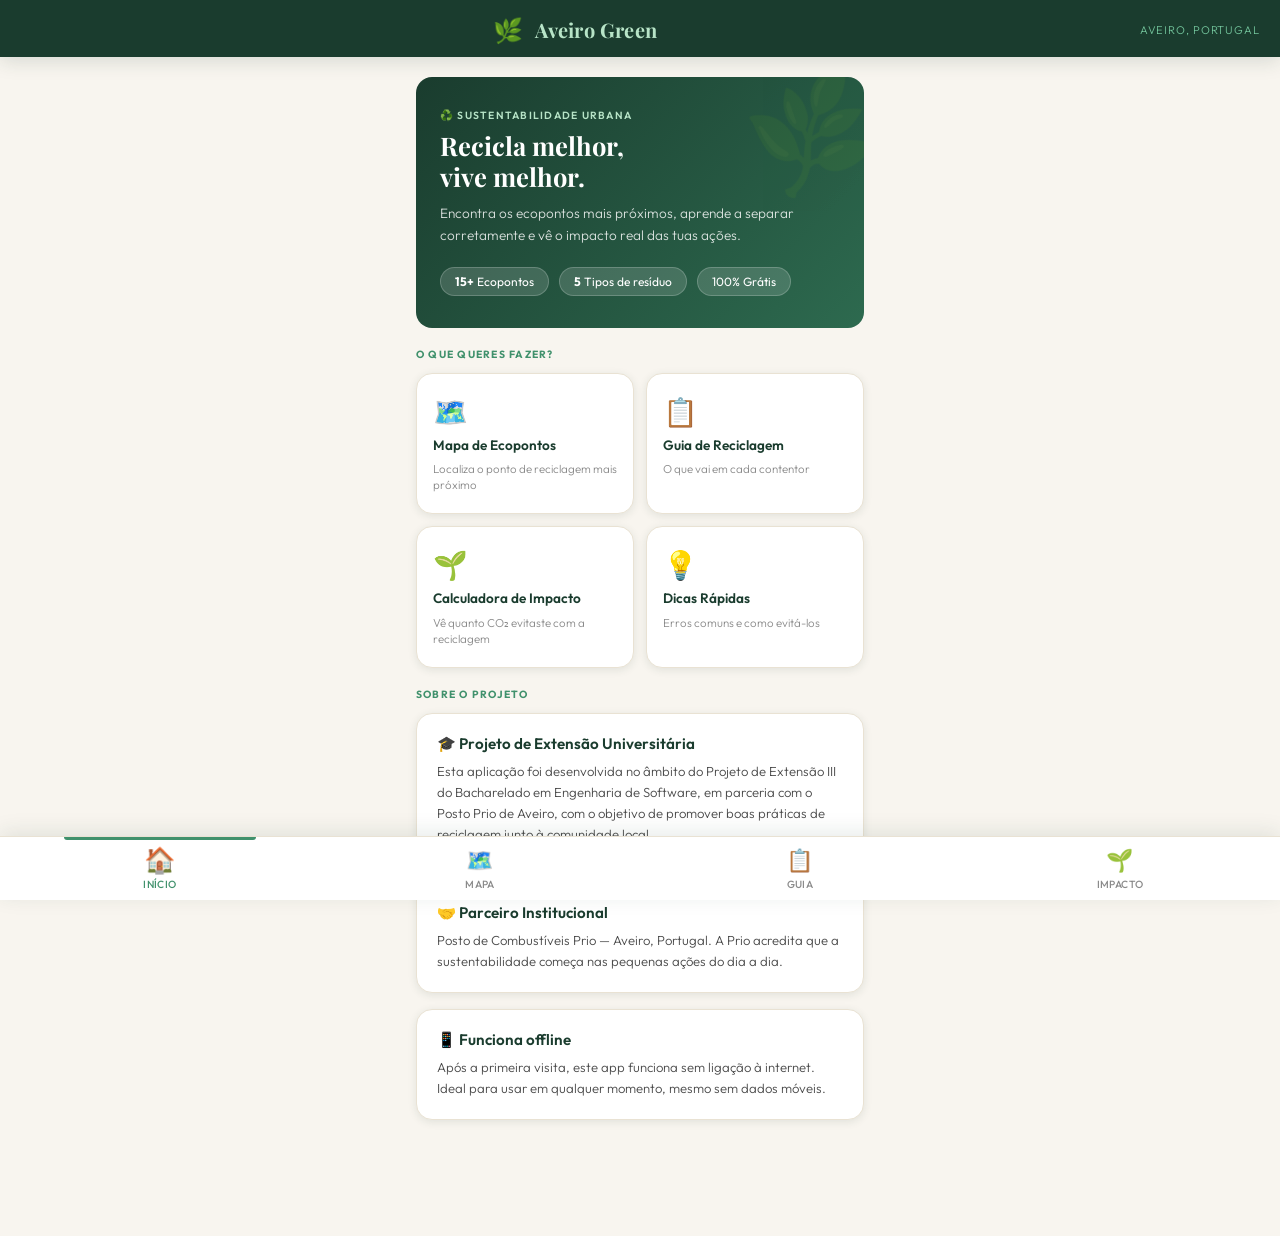
<file: index.html>
<!DOCTYPE html>
<html lang="pt">
<head>
  <meta charset="UTF-8" />
  <meta name="viewport" content="width=device-width, initial-scale=1.0" />
  <meta name="theme-color" content="#1a3c2e" />
  <meta name="description" content="Aveiro Green App — Guia de reciclagem e ecopontos de Aveiro" />
  <title>Aveiro Green App</title>
  <link rel="manifest" href="manifest.json" />
  <link rel="stylesheet" href="style.css" />
</head>
<body>

  <header class="top-header">
    <span class="logo-icon">🌿</span>
    <h1>Aveiro Green</h1>
    <span>Aveiro, Portugal</span>
  </header>

  <main class="container page">

    <div class="hero-card">
      <div class="eyebrow">♻️ Sustentabilidade Urbana</div>
      <h2>Recicla melhor,<br>vive melhor.</h2>
      <p>Encontra os ecopontos mais próximos, aprende a separar corretamente e vê o impacto real das tuas ações.</p>
      <div class="stats-row">
        <div class="stat-chip"><strong>15+</strong> Ecopontos</div>
        <div class="stat-chip"><strong>5</strong> Tipos de resíduo</div>
        <div class="stat-chip">100% Grátis</div>
      </div>
    </div>

    <div class="section-label">O que queres fazer?</div>

    <div class="cards-grid">
      <a href="mapa.html" class="feature-card">
        <div class="card-icon">🗺️</div>
        <div class="card-title">Mapa de Ecopontos</div>
        <div class="card-desc">Localiza o ponto de reciclagem mais próximo</div>
      </a>
      <a href="guia.html" class="feature-card">
        <div class="card-icon">📋</div>
        <div class="card-title">Guia de Reciclagem</div>
        <div class="card-desc">O que vai em cada contentor</div>
      </a>
      <a href="calculadora.html" class="feature-card">
        <div class="card-icon">🌱</div>
        <div class="card-title">Calculadora de Impacto</div>
        <div class="card-desc">Vê quanto CO₂ evitaste com a reciclagem</div>
      </a>
      <a href="guia.html#dicas" class="feature-card">
        <div class="card-icon">💡</div>
        <div class="card-title">Dicas Rápidas</div>
        <div class="card-desc">Erros comuns e como evitá-los</div>
      </a>
    </div>

    <div class="section-label">Sobre o projeto</div>

    <div class="info-card">
      <h3>🎓 Projeto de Extensão Universitária</h3>
      <p>Esta aplicação foi desenvolvida no âmbito do Projeto de Extensão III do Bacharelado em Engenharia de Software, em parceria com o Posto Prio de Aveiro, com o objetivo de promover boas práticas de reciclagem junto à comunidade local.</p>
    </div>

    <div class="info-card">
      <h3>🤝 Parceiro Institucional</h3>
      <p>Posto de Combustíveis Prio — Aveiro, Portugal. A Prio acredita que a sustentabilidade começa nas pequenas ações do dia a dia.</p>
    </div>

    <div class="info-card">
      <h3>📱 Funciona offline</h3>
      <p>Após a primeira visita, este app funciona sem ligação à internet. Ideal para usar em qualquer momento, mesmo sem dados móveis.</p>
    </div>

  </main>

  <nav class="bottom-nav" aria-label="Navegação principal">
    <a href="index.html" class="nav-item active" aria-current="page" aria-label="Início">
      <span class="nav-icon" aria-hidden="true">🏠</span>
      Início
    </a>
    <a href="mapa.html" class="nav-item" aria-label="Mapa de Ecopontos">
      <span class="nav-icon" aria-hidden="true">🗺️</span>
      Mapa
    </a>
    <a href="guia.html" class="nav-item" aria-label="Guia de Reciclagem">
      <span class="nav-icon" aria-hidden="true">📋</span>
      Guia
    </a>
    <a href="calculadora.html" class="nav-item" aria-label="Calculadora de Impacto">
      <span class="nav-icon" aria-hidden="true">🌱</span>
      Impacto
    </a>
  </nav>

  <script src="app.js"></script>
  <script>
    if ('serviceWorker' in navigator) {
      navigator.serviceWorker.register('sw.js');
    }
  </script>

</body>
</html>
</file>
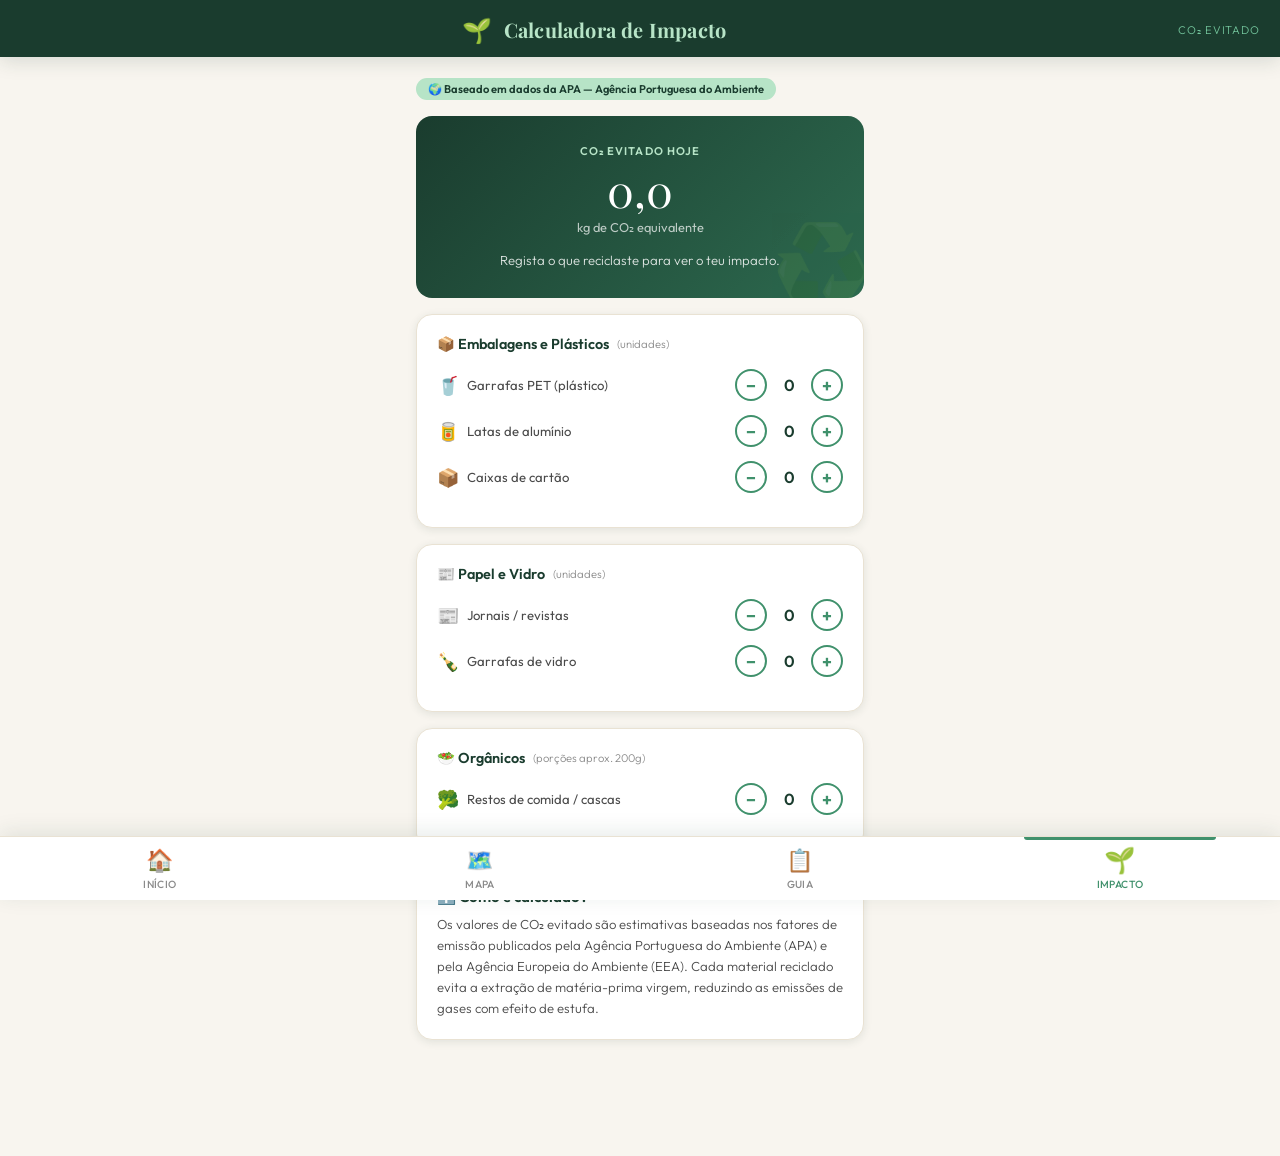
<file: calculadora.html>
<!DOCTYPE html>
<html lang="pt">
<head>
  <meta charset="UTF-8" />
  <meta name="viewport" content="width=device-width, initial-scale=1.0" />
  <meta name="theme-color" content="#1a3c2e" />
  <title>Calculadora de Impacto — Aveiro Green App</title>
  <link rel="manifest" href="manifest.json" />
  <link rel="stylesheet" href="style.css" />
</head>
<body>

  <header class="top-header">
    <span class="logo-icon">🌱</span>
    <h1>Calculadora de Impacto</h1>
    <span>CO₂ evitado</span>
  </header>

  <main class="container page">

    <div class="badge">🌍 Baseado em dados da APA — Agência Portuguesa do Ambiente</div>

    <div class="result-card">
      <div class="result-label">CO₂ evitado hoje</div>
      <div class="result-value" id="co2-value">0,0</div>
      <div class="result-unit">kg de CO₂ equivalente</div>
      <div class="result-msg" id="result-msg">Regista o que reciclaste para ver o teu impacto.</div>
    </div>

    <div class="calc-section">
      <h3>📦 Embalagens e Plásticos <span style="font-size:0.7rem;font-weight:300;color:var(--text-light)">(unidades)</span></h3>

      <div class="calc-item">
        <label id="label-pet"><span aria-hidden="true">🥤</span> Garrafas PET (plástico)</label>
        <div class="calc-controls" role="group" aria-labelledby="label-pet">
          <button class="calc-btn" onclick="change('pet', -1)" aria-label="Remover garrafa PET">−</button>
          <span class="calc-qty" id="qty-pet" aria-live="polite" aria-label="quantidade">0</span>
          <button class="calc-btn" onclick="change('pet', 1)" aria-label="Adicionar garrafa PET">+</button>
        </div>
      </div>

      <div class="calc-item">
        <label id="label-lata"><span aria-hidden="true">🥫</span> Latas de alumínio</label>
        <div class="calc-controls" role="group" aria-labelledby="label-lata">
          <button class="calc-btn" onclick="change('lata', -1)" aria-label="Remover lata de alumínio">−</button>
          <span class="calc-qty" id="qty-lata" aria-live="polite" aria-label="quantidade">0</span>
          <button class="calc-btn" onclick="change('lata', 1)" aria-label="Adicionar lata de alumínio">+</button>
        </div>
      </div>

      <div class="calc-item">
        <label id="label-cartao"><span aria-hidden="true">📦</span> Caixas de cartão</label>
        <div class="calc-controls" role="group" aria-labelledby="label-cartao">
          <button class="calc-btn" onclick="change('cartao', -1)" aria-label="Remover caixa de cartão">−</button>
          <span class="calc-qty" id="qty-cartao" aria-live="polite" aria-label="quantidade">0</span>
          <button class="calc-btn" onclick="change('cartao', 1)" aria-label="Adicionar caixa de cartão">+</button>
        </div>
      </div>
    </div>

    <div class="calc-section">
      <h3>📰 Papel e Vidro <span style="font-size:0.7rem;font-weight:300;color:var(--text-light)">(unidades)</span></h3>

      <div class="calc-item">
        <label id="label-papel"><span aria-hidden="true">📰</span> Jornais / revistas</label>
        <div class="calc-controls" role="group" aria-labelledby="label-papel">
          <button class="calc-btn" onclick="change('papel', -1)" aria-label="Remover jornal ou revista">−</button>
          <span class="calc-qty" id="qty-papel" aria-live="polite" aria-label="quantidade">0</span>
          <button class="calc-btn" onclick="change('papel', 1)" aria-label="Adicionar jornal ou revista">+</button>
        </div>
      </div>

      <div class="calc-item">
        <label id="label-vidro"><span aria-hidden="true">🍾</span> Garrafas de vidro</label>
        <div class="calc-controls" role="group" aria-labelledby="label-vidro">
          <button class="calc-btn" onclick="change('vidro', -1)" aria-label="Remover garrafa de vidro">−</button>
          <span class="calc-qty" id="qty-vidro" aria-live="polite" aria-label="quantidade">0</span>
          <button class="calc-btn" onclick="change('vidro', 1)" aria-label="Adicionar garrafa de vidro">+</button>
        </div>
      </div>
    </div>

    <div class="calc-section">
      <h3>🥗 Orgânicos <span style="font-size:0.7rem;font-weight:300;color:var(--text-light)">(porções aprox. 200g)</span></h3>

      <div class="calc-item">
        <label id="label-organico"><span aria-hidden="true">🥦</span> Restos de comida / cascas</label>
        <div class="calc-controls" role="group" aria-labelledby="label-organico">
          <button class="calc-btn" onclick="change('organico', -1)" aria-label="Remover porção orgânica">−</button>
          <span class="calc-qty" id="qty-organico" aria-live="polite" aria-label="quantidade">0</span>
          <button class="calc-btn" onclick="change('organico', 1)" aria-label="Adicionar porção orgânica">+</button>
        </div>
      </div>
    </div>

    <div class="info-card">
      <h3>ℹ️ Como é calculado?</h3>
      <p>Os valores de CO₂ evitado são estimativas baseadas nos fatores de emissão publicados pela Agência Portuguesa do Ambiente (APA) e pela Agência Europeia do Ambiente (EEA). Cada material reciclado evita a extração de matéria-prima virgem, reduzindo as emissões de gases com efeito de estufa.</p>
    </div>

  </main>

  <nav class="bottom-nav" aria-label="Navegação principal">
    <a href="index.html" class="nav-item" aria-label="Início">
      <span class="nav-icon" aria-hidden="true">🏠</span>
      Início
    </a>
    <a href="mapa.html" class="nav-item" aria-label="Mapa de Ecopontos">
      <span class="nav-icon" aria-hidden="true">🗺️</span>
      Mapa
    </a>
    <a href="guia.html" class="nav-item" aria-label="Guia de Reciclagem">
      <span class="nav-icon" aria-hidden="true">📋</span>
      Guia
    </a>
    <a href="calculadora.html" class="nav-item active" aria-current="page" aria-label="Calculadora de Impacto">
      <span class="nav-icon" aria-hidden="true">🌱</span>
      Impacto
    </a>
  </nav>

  <script src="app.js"></script>
  <script>
    if ('serviceWorker' in navigator) {
      navigator.serviceWorker.register('sw.js');
    }
    initCalculator();
  </script>

</body>
</html>
</file>
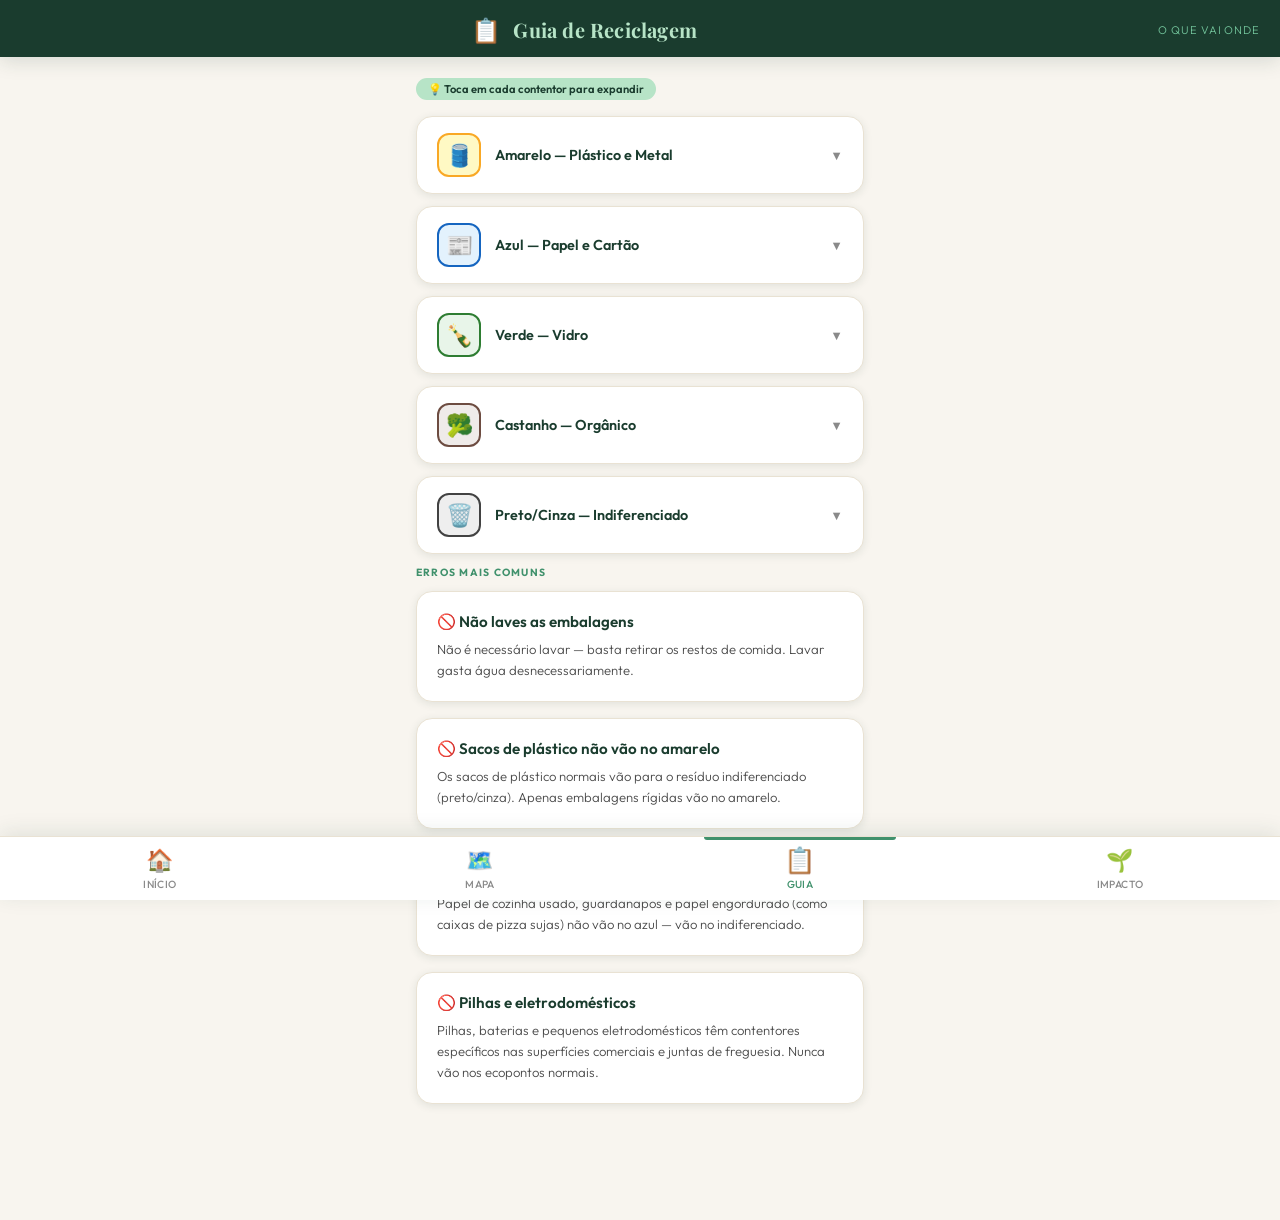
<file: guia.html>
<!DOCTYPE html>
<html lang="pt">
<head>
  <meta charset="UTF-8" />
  <meta name="viewport" content="width=device-width, initial-scale=1.0" />
  <meta name="theme-color" content="#1a3c2e" />
  <title>Guia de Reciclagem — Aveiro Green App</title>
  <link rel="manifest" href="manifest.json" />
  <link rel="stylesheet" href="style.css" />
</head>
<body>

  <header class="top-header">
    <span class="logo-icon">📋</span>
    <h1>Guia de Reciclagem</h1>
    <span>O que vai onde</span>
  </header>

  <main class="container page">

    <div class="badge">💡 Toca em cada contentor para expandir</div>

    <div id="waste-guide">
      <!-- gerado pelo app.js -->
    </div>

    <div id="dicas" class="section-label mt-8">Erros mais comuns</div>

    <div class="info-card">
      <h3>🚫 Não laves as embalagens</h3>
      <p>Não é necessário lavar — basta retirar os restos de comida. Lavar gasta água desnecessariamente.</p>
    </div>

    <div class="info-card">
      <h3>🚫 Sacos de plástico não vão no amarelo</h3>
      <p>Os sacos de plástico normais vão para o resíduo indiferenciado (preto/cinza). Apenas embalagens rígidas vão no amarelo.</p>
    </div>

    <div class="info-card">
      <h3>🚫 Papel molhado ou engordurado</h3>
      <p>Papel de cozinha usado, guardanapos e papel engordurado (como caixas de pizza sujas) não vão no azul — vão no indiferenciado.</p>
    </div>

    <div class="info-card">
      <h3>🚫 Pilhas e eletrodomésticos</h3>
      <p>Pilhas, baterias e pequenos eletrodomésticos têm contentores específicos nas superfícies comerciais e juntas de freguesia. Nunca vão nos ecopontos normais.</p>
    </div>

  </main>

  <nav class="bottom-nav" aria-label="Navegação principal">
    <a href="index.html" class="nav-item" aria-label="Início">
      <span class="nav-icon" aria-hidden="true">🏠</span>
      Início
    </a>
    <a href="mapa.html" class="nav-item" aria-label="Mapa de Ecopontos">
      <span class="nav-icon" aria-hidden="true">🗺️</span>
      Mapa
    </a>
    <a href="guia.html" class="nav-item active" aria-current="page" aria-label="Guia de Reciclagem">
      <span class="nav-icon" aria-hidden="true">📋</span>
      Guia
    </a>
    <a href="calculadora.html" class="nav-item" aria-label="Calculadora de Impacto">
      <span class="nav-icon" aria-hidden="true">🌱</span>
      Impacto
    </a>
  </nav>

  <script src="app.js"></script>
  <script>
    if ('serviceWorker' in navigator) {
      navigator.serviceWorker.register('sw.js');
    }
    renderWasteGuide();
  </script>

</body>
</html>
</file>
<file: style.css>
@import url('https://fonts.googleapis.com/css2?family=Outfit:wght@300;400;500;600;700&family=Playfair+Display:wght@700&display=swap');

:root {
  --green-dark: #1a3c2e;
  --green-mid: #2d6a4f;
  --green-bright: #40916c;
  --green-light: #74c69d;
  --green-pale: #b7e4c7;
  --cream: #f8f5ef;
  --sand: #e9e2d3;
  --text-dark: #1a1a1a;
  --text-mid: #4a4a4a;
  --text-light: #8a8a8a;
  --white: #ffffff;
  --shadow-sm: 0 2px 8px rgba(26,60,46,0.10);
  --shadow-md: 0 4px 20px rgba(26,60,46,0.15);
  --shadow-lg: 0 8px 40px rgba(26,60,46,0.20);
  --radius: 16px;
  --radius-sm: 8px;
  --nav-h: 64px;
}

* {
  margin: 0;
  padding: 0;
  box-sizing: border-box;
  -webkit-tap-highlight-color: transparent;
}

html {
  scroll-behavior: smooth;
}

body {
  font-family: 'Outfit', sans-serif;
  background: var(--cream);
  color: var(--text-dark);
  min-height: 100vh;
  padding-bottom: calc(var(--nav-h) + 16px);
  overflow-x: hidden;
}

/* ── PAGE TRANSITIONS ── */
.page {
  animation: fadeUp 0.4s ease both;
}

@keyframes fadeUp {
  from { opacity: 0; transform: translateY(18px); }
  to   { opacity: 1; transform: translateY(0); }
}

/* ── TOP HEADER ── */
.top-header {
  background: var(--green-dark);
  color: var(--white);
  padding: 16px 20px 14px;
  display: flex;
  align-items: center;
  gap: 10px;
  position: sticky;
  top: 0;
  z-index: 100;
  box-shadow: var(--shadow-md);
}

.top-header .logo-icon {
  font-size: 24px;
  line-height: 1;
}

.top-header h1 {
  font-family: 'Playfair Display', serif;
  font-size: 1.25rem;
  letter-spacing: 0.01em;
  color: var(--green-pale);
}

.top-header span {
  font-family: 'Outfit', sans-serif;
  font-size: 0.7rem;
  font-weight: 300;
  color: var(--green-light);
  letter-spacing: 0.08em;
  text-transform: uppercase;
  margin-left: auto;
}

/* ── BOTTOM NAV ── */
.bottom-nav {
  position: fixed;
  bottom: 0;
  left: 0;
  right: 0;
  height: var(--nav-h);
  background: var(--white);
  border-top: 1px solid var(--sand);
  display: flex;
  z-index: 200;
  box-shadow: 0 -4px 20px rgba(26,60,46,0.10);
}

.nav-item {
  flex: 1;
  display: flex;
  flex-direction: column;
  align-items: center;
  justify-content: center;
  gap: 4px;
  text-decoration: none;
  color: var(--text-light);
  font-size: 0.65rem;
  font-weight: 500;
  letter-spacing: 0.04em;
  text-transform: uppercase;
  transition: color 0.2s, background 0.2s;
  position: relative;
}

.nav-item .nav-icon {
  font-size: 22px;
  transition: transform 0.2s;
}

.nav-item.active {
  color: var(--green-bright);
}

.nav-item.active .nav-icon {
  transform: scale(1.15);
}

.nav-item.active::before {
  content: '';
  position: absolute;
  top: 0;
  left: 20%;
  right: 20%;
  height: 3px;
  background: var(--green-bright);
  border-radius: 0 0 4px 4px;
}

/* ── CONTENT CONTAINER ── */
.container {
  max-width: 480px;
  margin: 0 auto;
  padding: 20px 16px;
}

/* ── HERO CARD ── */
.hero-card {
  background: linear-gradient(135deg, var(--green-dark) 0%, var(--green-mid) 100%);
  border-radius: var(--radius);
  padding: 32px 24px;
  color: var(--white);
  margin-bottom: 20px;
  position: relative;
  overflow: hidden;
}

.hero-card::before {
  content: '🌿';
  position: absolute;
  right: -10px;
  top: -10px;
  font-size: 100px;
  opacity: 0.12;
  transform: rotate(-20deg);
}

.hero-card .eyebrow {
  font-size: 0.65rem;
  font-weight: 600;
  letter-spacing: 0.12em;
  text-transform: uppercase;
  color: var(--green-pale);
  margin-bottom: 8px;
}

.hero-card h2 {
  font-family: 'Playfair Display', serif;
  font-size: 1.6rem;
  line-height: 1.2;
  margin-bottom: 12px;
  color: var(--white);
}

.hero-card p {
  font-size: 0.85rem;
  line-height: 1.6;
  color: rgba(255,255,255,0.82);
  font-weight: 300;
}

/* ── STAT CHIPS ── */
.stats-row {
  display: flex;
  gap: 10px;
  margin-top: 20px;
}

.stat-chip {
  background: rgba(255,255,255,0.15);
  border: 1px solid rgba(255,255,255,0.2);
  border-radius: 50px;
  padding: 6px 14px;
  font-size: 0.75rem;
  color: var(--white);
  white-space: nowrap;
}

.stat-chip strong {
  font-weight: 700;
}

/* ── SECTION LABEL ── */
.section-label {
  font-size: 0.65rem;
  font-weight: 700;
  letter-spacing: 0.12em;
  text-transform: uppercase;
  color: var(--green-bright);
  margin-bottom: 12px;
}

/* ── CARDS GRID ── */
.cards-grid {
  display: grid;
  grid-template-columns: 1fr 1fr;
  gap: 12px;
  margin-bottom: 20px;
}

.feature-card {
  background: var(--white);
  border-radius: var(--radius);
  padding: 20px 16px;
  text-decoration: none;
  color: var(--text-dark);
  box-shadow: var(--shadow-sm);
  border: 1px solid var(--sand);
  transition: transform 0.2s, box-shadow 0.2s;
  display: flex;
  flex-direction: column;
  gap: 8px;
}

.feature-card:active {
  transform: scale(0.97);
}

.feature-card .card-icon {
  font-size: 28px;
}

.feature-card .card-title {
  font-size: 0.85rem;
  font-weight: 600;
  color: var(--green-dark);
  line-height: 1.2;
}

.feature-card .card-desc {
  font-size: 0.72rem;
  color: var(--text-light);
  line-height: 1.4;
  font-weight: 300;
}

/* ── INFO CARD ── */
.info-card {
  background: var(--white);
  border-radius: var(--radius);
  padding: 20px;
  box-shadow: var(--shadow-sm);
  border: 1px solid var(--sand);
  margin-bottom: 16px;
}

.info-card h3 {
  font-size: 0.95rem;
  font-weight: 600;
  color: var(--green-dark);
  margin-bottom: 8px;
  display: flex;
  align-items: center;
  gap: 8px;
}

.info-card p {
  font-size: 0.82rem;
  color: var(--text-mid);
  line-height: 1.6;
  font-weight: 300;
}

/* ── GREEN BADGE ── */
.badge {
  display: inline-flex;
  align-items: center;
  gap: 6px;
  background: var(--green-pale);
  color: var(--green-dark);
  border-radius: 50px;
  padding: 4px 12px;
  font-size: 0.7rem;
  font-weight: 600;
  margin-bottom: 16px;
}

/* ── WASTE GUIDE ITEMS ── */
.waste-item {
  background: var(--white);
  border-radius: var(--radius);
  margin-bottom: 12px;
  box-shadow: var(--shadow-sm);
  border: 1px solid var(--sand);
  overflow: hidden;
}

.waste-header {
  display: flex;
  align-items: center;
  gap: 14px;
  padding: 16px 20px;
  cursor: pointer;
  user-select: none;
}

.waste-color {
  width: 44px;
  height: 44px;
  border-radius: 12px;
  display: flex;
  align-items: center;
  justify-content: center;
  font-size: 22px;
  flex-shrink: 0;
}

.waste-header h3 {
  font-size: 0.9rem;
  font-weight: 600;
  color: var(--green-dark);
  flex: 1;
}

.waste-header .chevron {
  font-size: 0.8rem;
  color: var(--text-light);
  transition: transform 0.3s;
}

.waste-item.open .chevron {
  transform: rotate(180deg);
}

.waste-body {
  max-height: 0;
  overflow: hidden;
  transition: max-height 0.35s ease;
}

.waste-item.open .waste-body {
  max-height: 500px;
}

.waste-body-inner {
  padding: 0 20px 20px;
  border-top: 1px solid var(--sand);
}

.waste-body-inner .accepts-label {
  font-size: 0.65rem;
  font-weight: 700;
  letter-spacing: 0.1em;
  text-transform: uppercase;
  color: var(--text-light);
  margin: 12px 0 8px;
}

.waste-tags {
  display: flex;
  flex-wrap: wrap;
  gap: 6px;
}

.waste-tag {
  background: var(--cream);
  border: 1px solid var(--sand);
  border-radius: 50px;
  padding: 4px 10px;
  font-size: 0.72rem;
  color: var(--text-mid);
}

.waste-tag.no {
  background: #fff0f0;
  border-color: #ffd0d0;
  color: #b00020;
}

/* ── CALCULATOR ── */
.calc-section {
  background: var(--white);
  border-radius: var(--radius);
  padding: 20px;
  box-shadow: var(--shadow-sm);
  border: 1px solid var(--sand);
  margin-bottom: 16px;
}

.calc-section h3 {
  font-size: 0.9rem;
  font-weight: 600;
  color: var(--green-dark);
  margin-bottom: 16px;
  display: flex;
  align-items: center;
  gap: 8px;
}

.calc-item {
  display: flex;
  align-items: center;
  gap: 12px;
  margin-bottom: 14px;
}

.calc-item label {
  flex: 1;
  font-size: 0.82rem;
  color: var(--text-mid);
  display: flex;
  align-items: center;
  gap: 8px;
}

.calc-item label span {
  font-size: 18px;
}

.calc-controls {
  display: flex;
  align-items: center;
  gap: 10px;
}

.calc-btn {
  width: 32px;
  height: 32px;
  border-radius: 50%;
  border: 2px solid var(--green-bright);
  background: transparent;
  color: var(--green-bright);
  font-size: 1.1rem;
  font-weight: 700;
  cursor: pointer;
  display: flex;
  align-items: center;
  justify-content: center;
  transition: background 0.15s, color 0.15s;
  font-family: 'Outfit', sans-serif;
  line-height: 1;
}

.calc-btn:active {
  background: var(--green-bright);
  color: var(--white);
}

.calc-qty {
  font-size: 1rem;
  font-weight: 600;
  color: var(--green-dark);
  min-width: 24px;
  text-align: center;
}

/* ── RESULT CARD ── */
.result-card {
  background: linear-gradient(135deg, var(--green-dark), var(--green-mid));
  border-radius: var(--radius);
  padding: 28px 24px;
  color: var(--white);
  text-align: center;
  margin-bottom: 16px;
  position: relative;
  overflow: hidden;
}

.result-card::after {
  content: '♻️';
  position: absolute;
  font-size: 80px;
  right: -8px;
  bottom: -16px;
  opacity: 0.12;
}

.result-card .result-label {
  font-size: 0.7rem;
  font-weight: 600;
  letter-spacing: 0.1em;
  text-transform: uppercase;
  color: var(--green-pale);
  margin-bottom: 10px;
}

.result-card .result-value {
  font-family: 'Playfair Display', serif;
  font-size: 2.8rem;
  color: var(--white);
  line-height: 1;
  margin-bottom: 6px;
}

.result-card .result-unit {
  font-size: 0.8rem;
  color: rgba(255,255,255,0.7);
  margin-bottom: 16px;
}

.result-card .result-msg {
  font-size: 0.82rem;
  color: rgba(255,255,255,0.85);
  line-height: 1.5;
  font-weight: 300;
}

/* ── MAPA ── */
#map {
  height: 340px;
  border-radius: var(--radius);
  overflow: hidden;
  box-shadow: var(--shadow-md);
  margin-bottom: 16px;
  border: 1px solid var(--sand);
}

.ecoponto-list {
  display: flex;
  flex-direction: column;
  gap: 10px;
  margin-bottom: 16px;
}

.ecoponto-card {
  background: var(--white);
  border-radius: var(--radius-sm);
  padding: 14px 16px;
  box-shadow: var(--shadow-sm);
  border: 1px solid var(--sand);
  display: flex;
  gap: 12px;
  align-items: flex-start;
}

.ecoponto-icon {
  font-size: 24px;
  flex-shrink: 0;
  margin-top: 2px;
}

.ecoponto-info h4 {
  font-size: 0.85rem;
  font-weight: 600;
  color: var(--green-dark);
  margin-bottom: 3px;
}

.ecoponto-info p {
  font-size: 0.75rem;
  color: var(--text-light);
  margin-bottom: 5px;
}

.ecoponto-types {
  display: flex;
  gap: 4px;
  flex-wrap: wrap;
}

.type-dot {
  width: 10px;
  height: 10px;
  border-radius: 50%;
  display: inline-block;
}

/* ── LEAFLET POPUP CUSTOM ── */
.leaflet-popup-content-wrapper {
  border-radius: 12px !important;
  box-shadow: var(--shadow-md) !important;
  font-family: 'Outfit', sans-serif !important;
}

.leaflet-popup-content {
  margin: 12px 16px !important;
  font-size: 0.82rem !important;
  color: var(--text-dark) !important;
}

.popup-title {
  font-weight: 600;
  color: var(--green-dark);
  margin-bottom: 4px;
  font-size: 0.9rem;
}

.popup-addr {
  color: var(--text-light);
  font-size: 0.75rem;
  margin-bottom: 6px;
}

.popup-types {
  display: flex;
  gap: 4px;
  flex-wrap: wrap;
}

.popup-tag {
  font-size: 0.65rem;
  padding: 2px 8px;
  border-radius: 50px;
  font-weight: 600;
}

/* ── UTILS ── */
.mb-16 { margin-bottom: 16px; }
.mb-8  { margin-bottom: 8px; }
.mt-8  { margin-top: 8px; }
</file>
